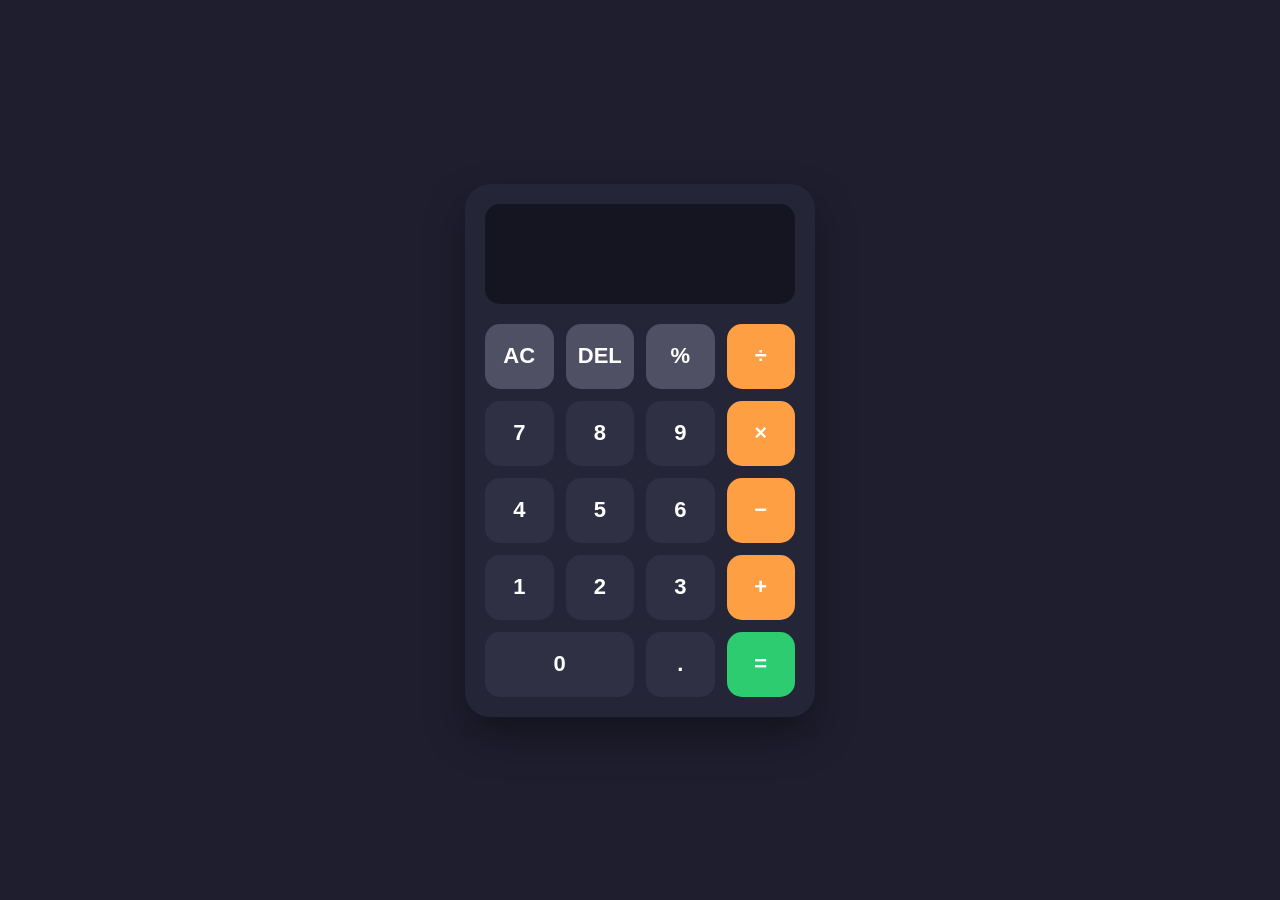
<file: Calculator/index.html>
<!doctype html>
<html lang="en">
  <head>
    <meta charset="UTF-8" />
    <meta name="viewport" content="width=device-width, initial-scale=1.0" />
    <title>Calculator</title>
    <link rel="stylesheet" href="style.css" />
  </head>

  <body>
    <div class="calculator">
      <!-- Display -->
      <div class="display">
        <input type="text" id="display" readonly value="" />
      </div>

      <!-- Buttons -->
      <div class="buttons">
        <button class="btn function" data-value="AC">AC</button>
        <button class="btn function" data-value="DEL">DEL</button>
        <button class="btn function" data-value="%">%</button>
        <button class="btn operator" data-value="/">÷</button>

        <button class="btn number" data-value="7">7</button>
        <button class="btn number" data-value="8">8</button>
        <button class="btn number" data-value="9">9</button>
        <button class="btn operator" data-value="*">×</button>

        <button class="btn number" data-value="4">4</button>
        <button class="btn number" data-value="5">5</button>
        <button class="btn number" data-value="6">6</button>
        <button class="btn operator" data-value="-">−</button>

        <button class="btn number" data-value="1">1</button>
        <button class="btn number" data-value="2">2</button>
        <button class="btn number" data-value="3">3</button>
        <button class="btn operator" data-value="+">+</button>

        <button class="btn number zero" data-value="0">0</button>
        <button class="btn number" data-value=".">.</button>
        <button class="btn equal" data-value="=">=</button>
      </div>
    </div>

    <script src="script.js"></script>
  </body>
</html>
</file>
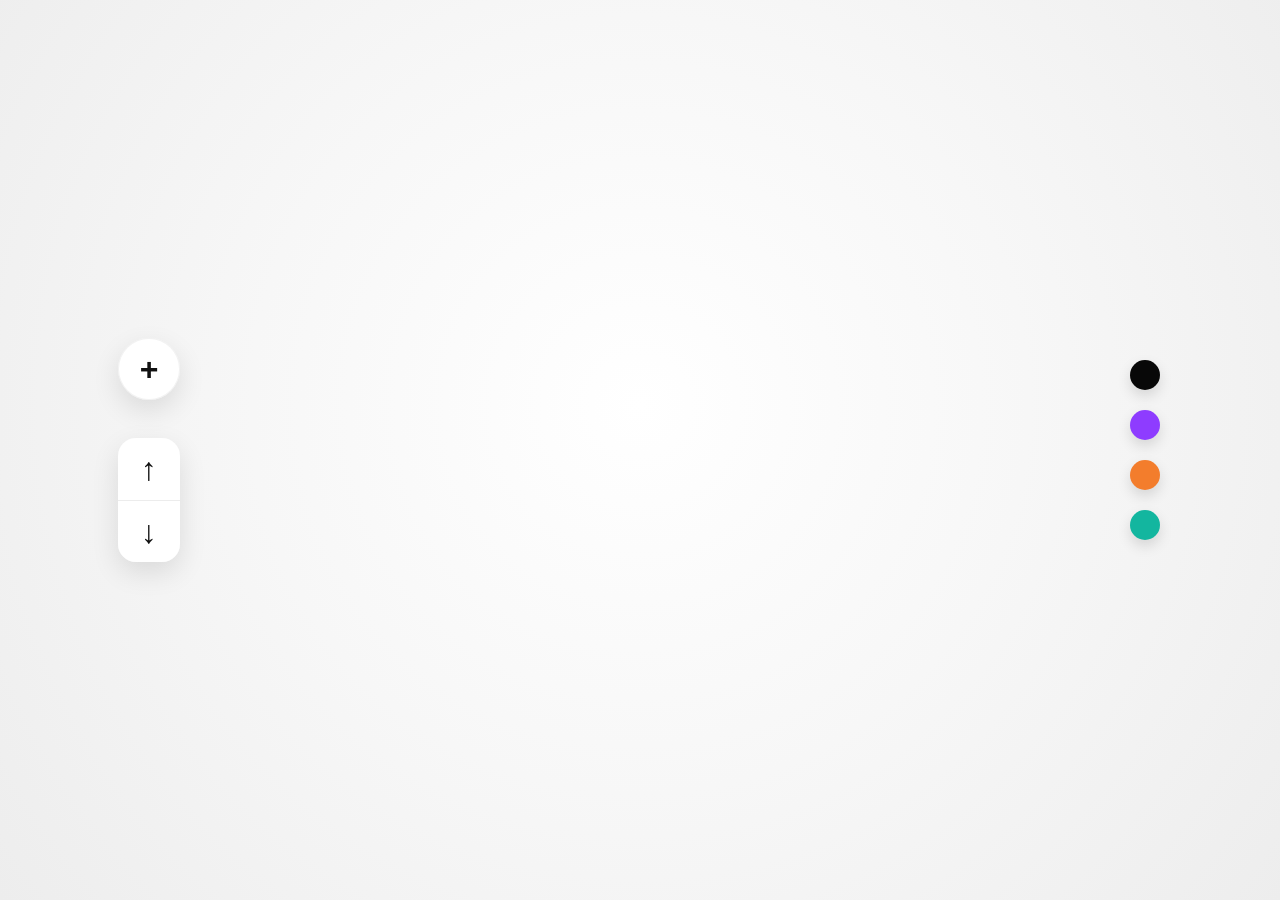
<file: Contact Card/index.html>
<!DOCTYPE html>
<html lang="en">

<head>
    <meta charset="UTF-8">
    <meta name="viewport" content="width=device-width, initial-scale=1.0">
    <title>Premium Profile Card Stack</title>
    <link rel="stylesheet" href="style.css">
</head>

<body>
    <main class="profile-system">

        <!-- LEFT CONTROLS -->
        <div class="left-controls">

            <!-- ADD PROFILE -->
            <div class="add-panel">
                <details>
                    <summary id="add-note" class="control-btn">+</summary>
                </details>
            </div>

            <!-- ONE VERTICAL ARROW BLOCK -->
            <div class="arrow-group">
                <button id="upKey" class="control-btn" aria-label="Previous card">↑</button>
                <button id="downKey" class="control-btn" aria-label="Next card">↓</button>
            </div>

        </div>


        <!-- CENTER: EXACTLY 3 VISIBLE CARDS -->
        <section class="card-stack">
        </section>


        <!-- RIGHT COLOR FILTERS -->
        <div class="color-controls">
            <button class="color-btn color-black" aria-label="Black category"></button>
            <button class="color-btn color-purple" aria-label="Purple category"></button>
            <button class="color-btn color-orange" aria-label="Orange category"></button>
            <button class="color-btn color-teal" aria-label="Teal category"></button>
        </div>

    </main>

    <div class="form-card">
        <div class="form-title">Add New Profile</div>

        <form class="form-grid">

            <div class="form-group">
                <label>Profile Image URL</label>
                <input type="text" placeholder="https://..." required>
            </div>

            <div class="form-group">
                <label>Name</label>
                <input type="text" placeholder="Enter full name" required>
            </div>

            <div class="form-group">
                <label>Hometown</label>
                <input type="text" placeholder="City / Country" required>
            </div>

            <div class="form-group">
                <label>Mobile Number</label>
                <input type="text" placeholder="+91..." required>
            </div>

            <div class="form-group">
                <label>Purpose</label>
                <input type="text" placeholder="eg. Quick Assignment" required>
            </div>

            <div class="btns">
                <button type="submit" class="submit-btn">
                    Add Profile
                </button>
                <button type="button" class="close-btn">
                    Close
                </button>
            </div>

        </form>
    </div>

    <script>
        // form part
        let addNotes = document.querySelector("#add-note");
        let profileContainer = document.querySelector(".form-card");
        let closeBtn = document.querySelector(".close-btn");

        // form validation
        let form = document.querySelector("form");
        let stack = document.querySelector(".card-stack")
        const profileImageUrl = document.querySelector('input[placeholder="https://..."]');
        const name = document.querySelector('input[placeholder="Enter full name"]');
        const homeTown = document.querySelector('input[placeholder="City / Country"]');
        const mobileNumber = document.querySelector('input[placeholder="+91..."]');
        const workPurpose = document.querySelector('input[placeholder="eg. Quick Assignment"]');
        const submitButton = document.querySelector('.submit-btn');
        let uId = 0

        // left controls
        let upButton = document.querySelector("#upKey");
        let downButton = document.querySelector("#downKey");

        let oldUsers = [];
        function saveToLocalStorage(obj) {
            // if object in localStorage is null
            if (localStorage.getItem("user") === null) {
                oldUsers.push(obj);
                localStorage.setItem("user", JSON.stringify(oldUsers))
            }
            else {
                let oldUsers = localStorage.getItem("user");
                oldUsers = JSON.parse(oldUsers);
                oldUsers.push(obj);
                localStorage.setItem("user", JSON.stringify(oldUsers));
            }
        }
        // form opening
        addNotes.addEventListener("click", function () {
            profileContainer.style.display = "initial";
        })

        // form submission
        form.addEventListener("submit", function (event) {
            const imageUrl = profileImageUrl.value.trim()
            const fullName = name.value.trim()
            const town = homeTown.value.trim()
            const purpose = workPurpose.value.trim()
            const contact = mobileNumber.value.trim()

            if (imageUrl === "") {
                alert("Profile Image URL is required.");
                return;
            }
            else if (fullName === "") {
                alert("Name is required.");
                return;
            }
            else if (town === "") {
                alert("Hometown is required.");
                return;
            }
            else if (contact === "") {
                alert("Mobile Number is required.");
                return;
            }
            else if (purpose === "") {
                alert("Provide the purpose.");
                return;
            }
            else {
                // All fields are valid. Continue adding the profile here.
            }

            saveToLocalStorage({
                imageUrl,
                fullName,
                town,
                contact,
                purpose
            });

            profileContainer.style.display = "none"
            form.reset();
        })

        // form closing
        closeBtn.addEventListener("click", function () {
            profileContainer.style.display = "none";
        })

        function createProfileCard(profile) {
            let allUsers = JSON.parse(localStorage.getItem("user"))
            allUsers.forEach(function (user) {
                /* 1. Create the main profile card */
                const profileCard = document.createElement("div");
                profileCard.classList.add("profile-card", "card");

                /* 2. Create the card header */
                const cardHeader = document.createElement("div");
                cardHeader.classList.add("card-header");

                /* 3. Create the profile image */
                const profileImage = document.createElement("img");
                profileImage.classList.add("profile-image");
                profileImage.src = `${user.imageUrl}`;
                profileImage.alt = `${user.fullName}`;

                /* 4. Create the profile details container */
                const profileDetails = document.createElement("div");

                /* Create the profile name */
                const profileName = document.createElement("div");
                profileName.classList.add("profile-name");
                profileName.textContent = `${user.fullName}`;

                /* Create the hometown below the name */
                const hometown = document.createElement("div");
                hometown.classList.add("hometown");
                hometown.textContent = `${user.town}`;

                /* 5. Append name and hometown to profile details */
                profileDetails.append(profileName, hometown);

                /* 6. Append image and profile details to header */
                cardHeader.append(profileImage, profileDetails);

                /* 7. Create the information rows */
                function createInfoRow(labelText, valueText) {
                    const infoRow = document.createElement("div");
                    infoRow.classList.add("info-row");

                    const infoLabel = document.createElement("span");
                    infoLabel.classList.add("info-label");
                    infoLabel.textContent = labelText;

                    const infoValue = document.createElement("span");
                    infoValue.classList.add("info-value");
                    infoValue.textContent = valueText;

                    infoRow.append(infoLabel, infoValue);

                    return infoRow;
                }

                /* Create individual rows */
                const homeTownRow = createInfoRow("Home town", `${user.town}`);
                const purposeRow = createInfoRow("Purpose", `${user.purpose}`);
                const mobileRow = createInfoRow("Mobile", `${user.contact}`);

                /* 8. Create the card footer */
                const cardFooter = document.createElement("div");
                cardFooter.classList.add("card-footer");

                /* Create Call button */
                const callBtn = document.createElement("button");
                callBtn.classList.add("action-btn", "call-btn");
                callBtn.textContent = "☎ Call";

                /* Create Message button */
                const messageBtn = document.createElement("button");
                messageBtn.classList.add("action-btn", "message-btn");
                messageBtn.textContent = "Message";

                /* Append buttons to footer */
                cardFooter.append(callBtn, messageBtn);

                /* 9. Assemble the complete card */
                profileCard.append(
                    cardHeader,
                    homeTownRow,
                    purposeRow,
                    mobileRow,
                    cardFooter
                );

                /* 10. Add the card to the page */
                document.querySelector(".card-stack").append(profileCard);

            });
        }
        createProfileCard(oldUsers)

        function updateStack(){
            let cards = document.querySelectorAll(".card");
            for(let i = 0; i<3; i++){
                item.style.zindex = 3 - index;
                item.style.transform = `translateY(${index * 10}px) scale(${1 - index * 0.02})`;
                item.style.opacity = `${1 - index * 0.02}`;
            }
        }

        upButton.addEventListener("click",function(){
            let lastChild = stack.lastElementChild;
            if(lastChild){
                stack.insertBefore(lastChild, stack.firstElementChild);
                // update
                updateStack();
            }
        })

        downButton.addEventListener("click",function(){
            const firstChild = stack.firstElementChild;
            if(firstChild){
                stack.appendChild(firstChild);
                // update
                updateStack();
            }
        })
    </script>
</body>

</html>
</file>
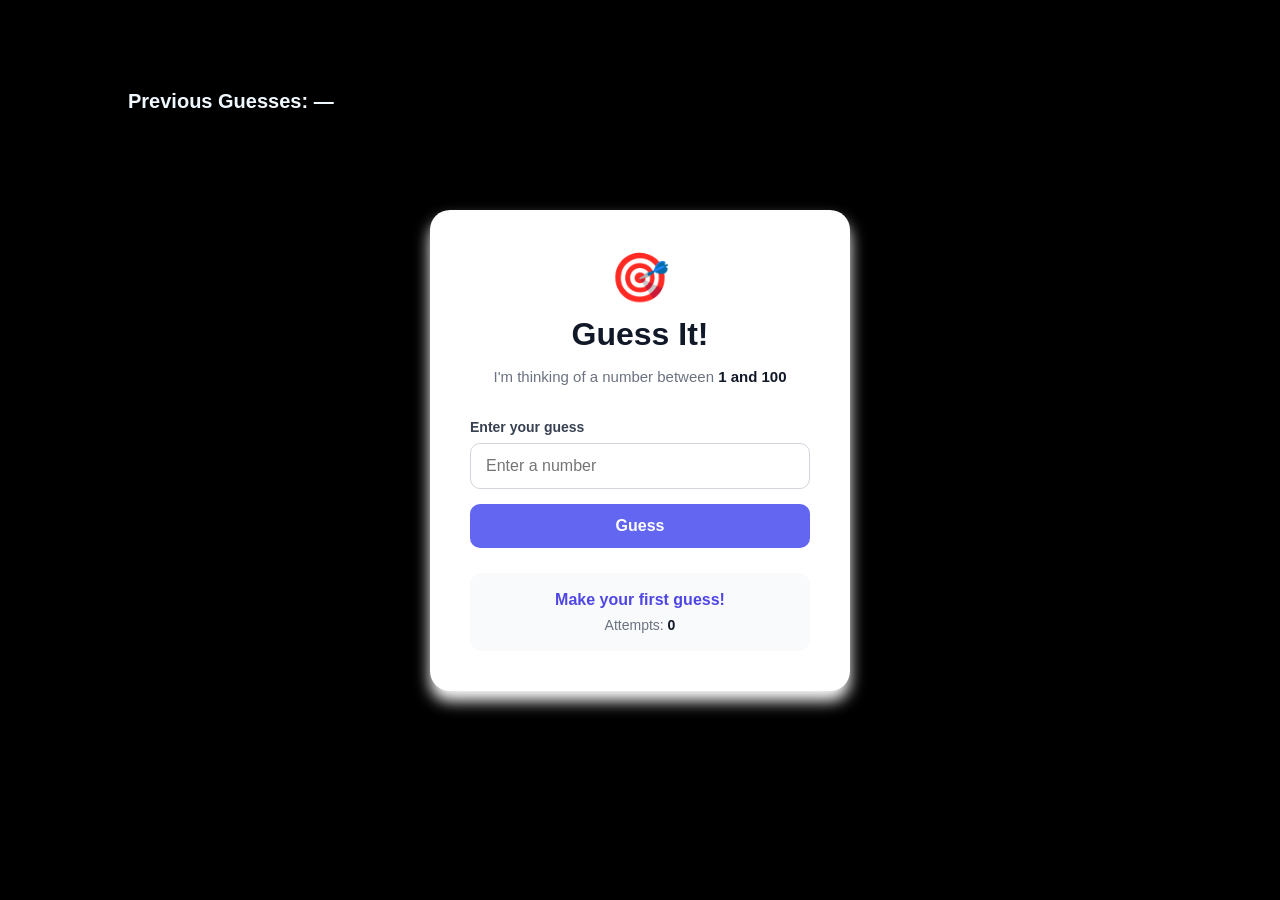
<file: Number Guessing Game/index.html>
<!doctype html>
<html lang="en">
  <head>
    <meta charset="UTF-8" />
    <meta name="viewport" content="width=device-width, initial-scale=1.0" />
    <title>Number Guessing Game</title>
    <link rel="stylesheet" href="style.css" />
  </head>
  <body>
    <div class="previous-guesses">
      <p>Previous Guesses: <span id="previousGuesses">—</span></p>
    </div>
    <main class="game-container">
      <div class="game-card">
        <!-- Header -->
        <div class="game-header">
          <div class="icon">🎯</div>
          <h1>Guess It!</h1>
          <p>
            I'm thinking of a number between
            <strong>1 and 100</strong>
          </p>
        </div>

        <!-- Game Area -->
        <div class="game-area">
          <label for="guessInput"> Enter your guess </label>
          <input
            type="number"
            id="guessInput"
            placeholder="Enter a number"
            min="1"
            max="100"
          />
          <button id="guessBtn" type="button">Guess</button>
        </div>

        <!-- Result -->
        <div class="result-area">
          <p id="message" class="message">Make your first guess!</p>
          <p class="attempts">
            Attempts:
            <span id="attemptCount">0</span>
          </p>
        </div>

        <!-- Restart -->
        <button id="restartBtn" class="restart-btn" type="button">
          Play Again
        </button>
      </div>
    </main>

    <script>
      let guessInp = document.querySelector("#guessInput");
      let guessbtn = document.querySelector("#guessBtn");
      let p = document.querySelector("#message");
      let attempts = document.querySelector("#attemptCount");
      let restart = document.querySelector("#restartBtn");

      let attemptCounter = 0;
      let secretNum;
      let gameState = true;
      let prevGuess = [];

      let previousGuesses = document.querySelector("#previousGuesses");

      function randomInt() {
        secretNum = Math.random() * 100;
        secretNum = Math.floor(secretNum);
        secretNum = secretNum + 1;

        console.log(secretNum);
      }

      randomInt();

      guessbtn.addEventListener("click", function () {
        if (gameState === false) {
          return;
        }

        if (guessInp.value === "") {
          p.textContent = "Enter a Value First!";
          p.style.color = "red";
          return;
        } else if (1 > Number(guessInp.value) || Number(guessInp.value) > 100) {
          p.textContent = "Enter a Value Between 1 to 100!";
          p.style.color = "red";
          return;
        } else if (prevGuess.includes(Number(guessInp.value))) {
          p.textContent = "This Number is already guessed!";
          p.style.color = "red";
          return;
        } else if (Number(guessInp.value) < secretNum) {
          p.textContent = "Too Low, Increase the Value!";
          p.style.color = "red";
        } else if (Number(guessInp.value) > secretNum) {
          p.textContent = "Too High, Decrease the Value!";
          p.style.color = "red";
        } else if (Number(guessInp.value) === secretNum) {
          p.textContent = "Correct, You Win!!!";
          p.style.color = "green";

          gameState = false;
          restart.style.display = "initial";
        }

        // Store the valid guess
        prevGuess.push(Number(guessInp.value));
        previousGuesses.textContent = `[${prevGuess}]`;

        // Count the attempt only while the game is still active
        if (gameState === true) {
          attemptCounter = attemptCounter + 1;
          attempts.textContent = `${attemptCounter}`;

          // Five incorrect attempts = Game Over
          if (attemptCounter === 5) {
            p.textContent = `Game Over! The number was ${secretNum}.`;
            p.style.color = "red";

            restart.style.display = "initial";
            gameState = false;
          }
        }

        // Winning guess should also count as an attempt
        else {
          attemptCounter = attemptCounter + 1;
          attempts.textContent = `${attemptCounter}`;
        }
      });

      restart.addEventListener("click", function () {
        randomInt();

        gameState = true;

        attemptCounter = 0;
        attempts.textContent = `${attemptCounter}`;

        guessInp.value = "";

        p.textContent = "Guess a Number!";
        p.style.color = "purple";

        restart.style.display = "none";

        prevGuess = [];
        previousGuesses.textContent = `[]`;
      });
    </script>
  </body>
</html>
</file>
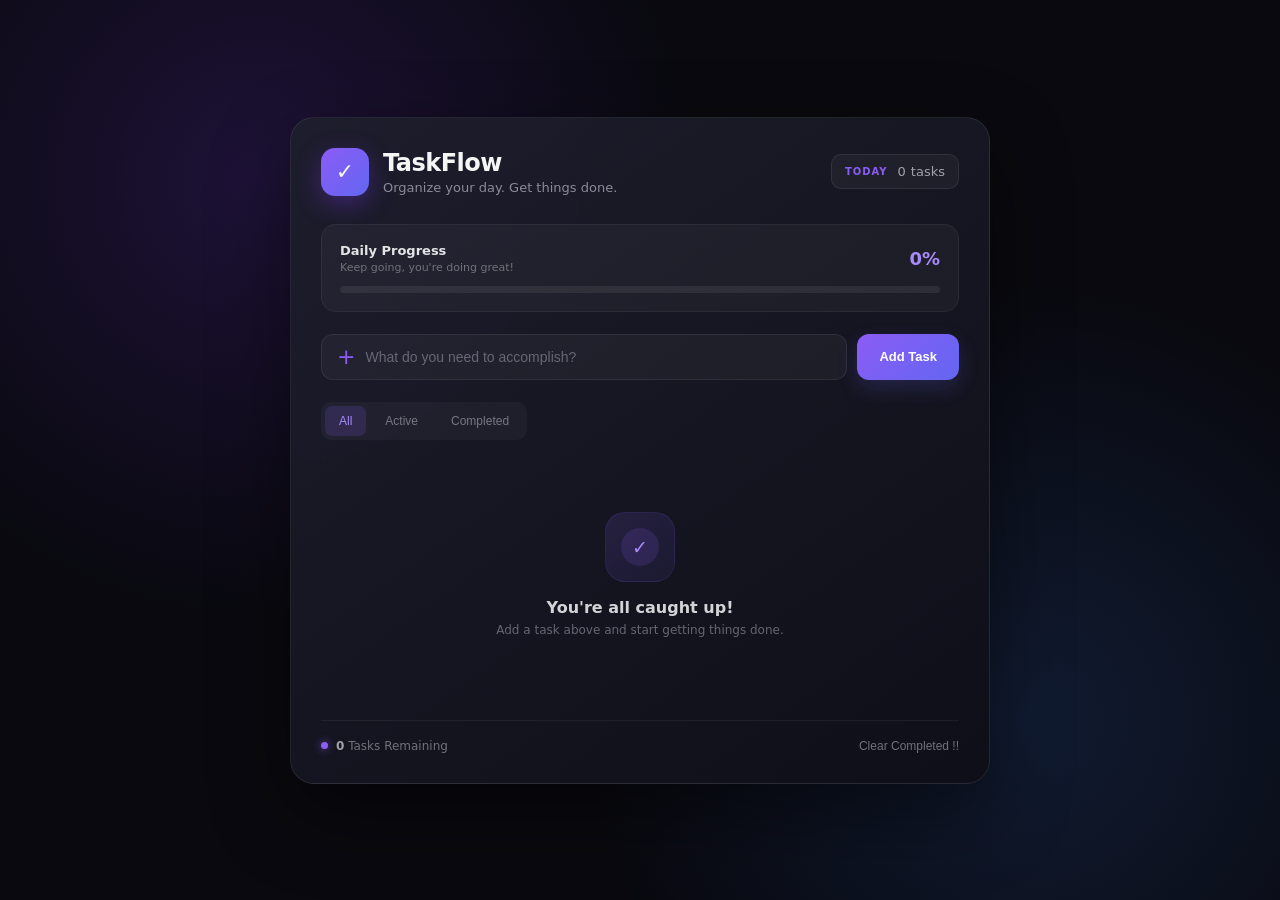
<file: To-Do List/index.html>
<!doctype html>
<html lang="en">
  <head>
    <meta charset="UTF-8" />
    <meta name="viewport" content="width=device-width, initial-scale=1.0" />

    <title>TaskFlow — To-Do List</title>

    <link rel="stylesheet" href="style.css" />
  </head>

  <body>
    <main class="app">
      <!-- Top Header -->
      <header class="app-header">
        <div class="brand">
          <div class="brand-icon">✓</div>

          <div>
            <h1>TaskFlow</h1>
            <p>Organize your day. Get things done.</p>
          </div>
        </div>

        <div class="date-box">
          <span class="date-label">TODAY</span>
          <span id="taskCount">0</span>
          <span class="date-text">tasks</span>
        </div>
      </header>

      <!-- Progress Card -->
      <section class="progress-card">
        <div class="progress-info">
          <div>
            <span class="progress-title">Daily Progress</span>
            <span class="progress-subtitle">
              Keep going, you're doing great!
            </span>
          </div>

          <strong id="progressPercent">0%</strong>
        </div>

        <div class="progress-bar">
          <div id="progressFill"></div>
        </div>
      </section>

      <!-- Add Task -->
      <section class="add-task">
        <div class="input-wrapper">
          <span class="plus-icon">+</span>

          <input
            type="text"
            id="taskInput"
            placeholder="What do you need to accomplish?"
            autocomplete="off"
          />
        </div>

        <button id="addTaskBtn">Add Task</button>
      </section>

      <!-- Filters -->
      <nav class="filters">
        <button class="filter active" data-filter="all">All</button>
        <button class="filter" data-filter="active">Active</button>
        <button class="filter" data-filter="completed">Completed</button>
      </nav>

      <!-- Tasks -->
      <section class="task-section">
        <ul id="taskList">
          <!-- JavaScript will create tasks here -->
        </ul>

        <!-- Empty State -->
        <div id="emptyState" class="empty-state">
          <div class="empty-illustration">
            <div class="empty-check">✓</div>
          </div>

          <h2>You're all caught up!</h2>

          <p>Add a task above and start getting things done.</p>
        </div>
      </section>

      <!-- Bottom Footer -->
      <footer class="app-footer">
        <div class="remaining">
          <span class="status-dot"></span>

          <span>
            <strong id="remainingCount">0</strong>
            Tasks Remaining
          </span>
        </div>

        <button id="clearCompleted">Clear Completed !!</button>
      </footer>
    </main>

    <script src="script.js"></script>
  </body>
</html>
</file>
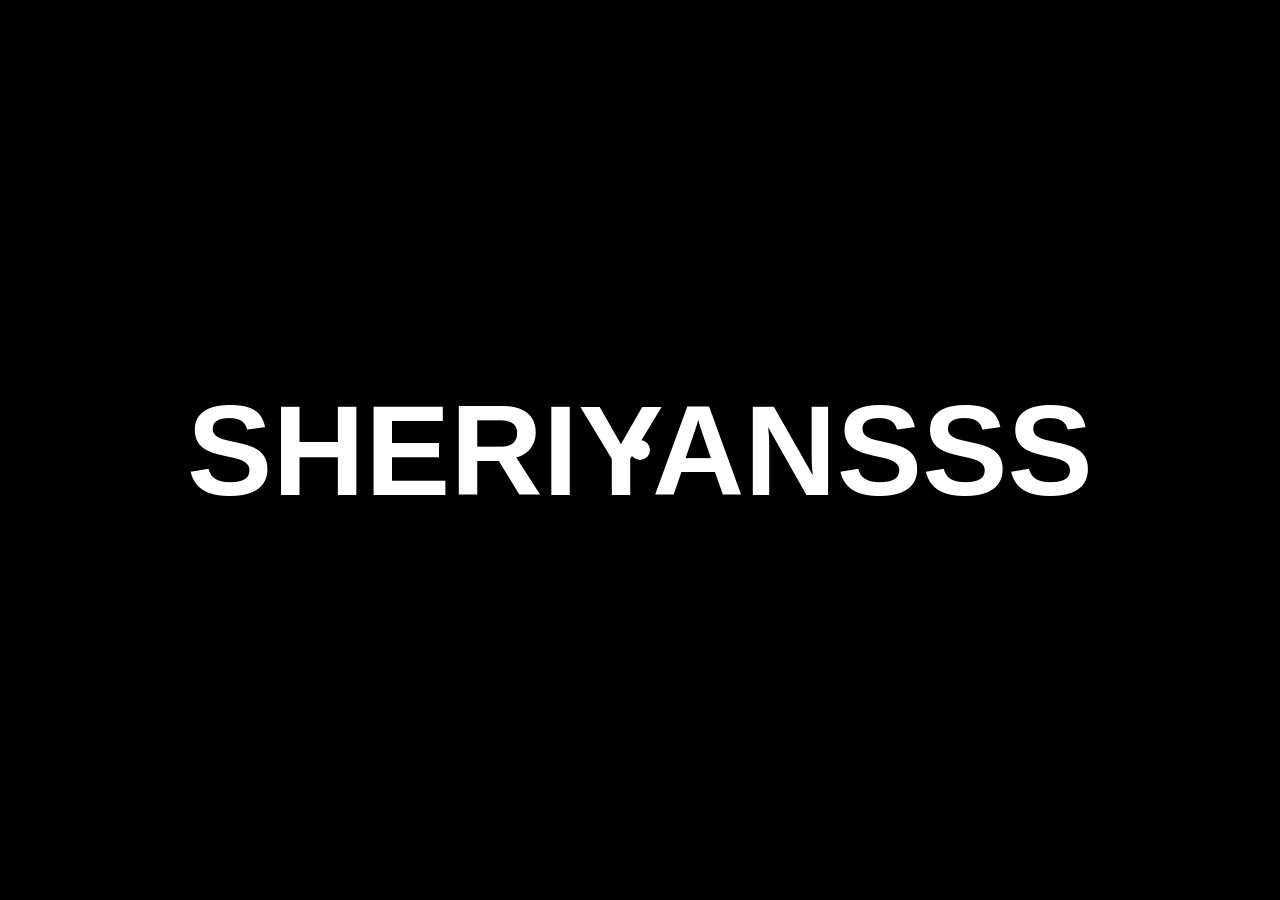
<file: Mouse functions/customCursor.html>
<!DOCTYPE html>
<html lang="en">
<head>
    <meta charset="UTF-8">
    <meta name="viewport" content="width=device-width, initial-scale=1.0">
    <title>Cursor</title>
    <style>
        *{
            margin: 0;
            padding: 0;
            box-sizing: border-box;
            font-family: 'Gill Sans', 'Gill Sans MT', Calibri, 'Trebuchet MS', sans-serif;
            color: white;
        }
        html, body{
            height: 100%;
            width: 100%;
        }
        #main{
            height: 100%;
            width: 100%;
            background-color: black;
            display: flex;
            align-items: center;
            justify-content: center;
            cursor: none;
        }
        .cursor{
            height: 20px;
            width: 20px;
            border-radius: 50%;
            background-color: white;
            position: absolute;
        }
        h1{
            font-size: 10vw;
            font-weight: 900; 
        }
    </style>
</head>
<body>
    <div id="main">
        <div class="cursor">
        </div>
        <h1>SHERIYANSSS</h1>
    </div>

    <script>
        let cursor = document.querySelector(".cursor");
        let main = document.getElementById("main");
        main.addEventListener("mousemove", (e)=>{
            cursor.style.left = e.pageX + "px";
            cursor.style.top = e.pageY + "px";
        })
    </script>
</body>
</html>
</file>
<file: Calculator/style.css>
* {
    margin: 0;
    padding: 0;
    box-sizing: border-box;
}

body {
    min-height: 100vh;
    display: flex;
    justify-content: center;
    align-items: center;

    font-family: Arial, Helvetica, sans-serif;

    background: #1e1e2f;
}

/* Calculator */

.calculator {
    width: 350px;
    padding: 20px;

    background: #252538;

    border-radius: 25px;

    box-shadow:
        0 20px 40px rgba(0, 0, 0, 0.35);
}


/* Display */

.display {
    width: 100%;
    height: 100px;

    margin-bottom: 20px;

    padding: 15px;

    background: #151522;

    border-radius: 15px;

    display: flex;
    align-items: center;
}

.display input {
    width: 100%;
    height: 100%;

    border: none;
    outline: none;

    background: transparent;

    color: white;

    text-align: right;

    font-size: 42px;
    font-weight: 500;
}


/* Buttons Grid */

.buttons {
    display: grid;

    grid-template-columns: repeat(4, 1fr);

    gap: 12px;
}


/* All Buttons */

.btn {
    height: 65px;

    border: none;
    outline: none;

    border-radius: 15px;

    font-size: 22px;
    font-weight: 600;

    cursor: pointer;

    transition: 0.15s ease;

    background: #34344a;
    color: white;
}

.btn:hover {
    background: #41415a;
}
.btn:active {
    transform: scale(0.94);
}


/* Number Buttons */
.number {
    background: #303044;
}
.number:hover {
    background: #3c3c53;
}


/* Function Buttons */
.function {
    background: #505064;
}
.function:hover {
    background: #606074;
}


/* Operator Buttons */
.operator {
    background: #ff9f43;
    color: white;
}
.operator:hover {
    background: #ffad5c;
}


/* Equal Button */

.equal {
    background: #2ecc71;
    color: white;
}
.equal:hover {
    background: #3ddc82;
}
/* Zero Button */
.zero {
    grid-column: span 2;
}
</file>
<file: Contact Card/style.css>
* {
    margin: 0;
    padding: 0;
    box-sizing: border-box;
}

:root {
    --font: "Gill Sans", "Gill Sans MT", Calibri, sans-serif;
}

body {
    min-height: 100vh;
    display: flex;
    align-items: center;
    justify-content: center;
    background:
        radial-gradient(circle at 50% 45%, #fff 0%, #f7f7f7 48%, #ededed 100%);
    color: #111;
    font-family: var(--font);
    font-weight: 700;
}

/* =========================
   MAIN UI
========================= */

.profile-system {
    position: relative;
    width: min(1100px, 94vw);
    height: min(760px, 90vh);
    min-height: 620px;
    display: flex;
    align-items: center;
    justify-content: center;
}

/* =========================
   LEFT CONTROLS
========================= */

.left-controls {
    position: absolute;
    left: 28px;
    top: 50%;
    transform: translateY(-50%);
    display: flex;
    flex-direction: column;
    align-items: center;
    gap: 38px;
    z-index: 40;
}

.control-btn {
    width: 62px;
    height: 62px;
    border: 0;
    border-radius: 50%;
    background: rgba(255,255,255,.97);
    color: #111;
    display: flex;
    align-items: center;
    justify-content: center;
    font-family: var(--font);
    font-weight: 700;
    font-size: 32px;
    line-height: 1;
    cursor: pointer;
    box-shadow:
        0 10px 28px rgba(0,0,0,.11),
        inset 0 0 0 1px rgba(0,0,0,.05);
    transition: transform .2s ease, box-shadow .2s ease;
}

.control-btn:hover {
    transform: scale(1.06);
    box-shadow:
        0 14px 32px rgba(0,0,0,.15),
        inset 0 0 0 1px rgba(0,0,0,.05);
}

/* ADD CONTROL */

.add-panel {
    position: relative;
}

.add-panel summary {
    list-style: none;
    cursor: pointer;
}

.add-panel summary::-webkit-details-marker {
    display: none;
}

/* =========================
   LARGE ADD FORM OVERLAY
========================= */

.form-card {
    display: none;
    position: fixed;
    top: 50%;
    left: 50%;
    width: min(850px, 82vw);
    max-height: 95vh;
    transform: translate(-50%, -50%);
    padding: 48px 54px;
    border-radius: 28px;
    background: rgba(255,255,255,.985);
    box-shadow:
        0 35px 100px rgba(0,0,0,.20),
        0 3px 12px rgba(0,0,0,.06);
    z-index: 200;
}

.form-title {
    font-size: 34px;
    margin-bottom: 34px;
    letter-spacing: -.5px;
}

.form-grid {
    display: grid;
    grid-template-columns: 1fr;
    gap: 15px 28px;
}

.form-group {
    display: flex;
    flex-direction: column;
    gap: 9px;
}

.form-group label {
    font-size: 17px;
}

.form-group input,
.form-group textarea {
    width: 100%;
    min-height: 52px;
    padding: 0 16px;
    border: 1px solid #dedede;
    border-radius: 13px;
    outline: none;
    background: #fafafa;
    color: #111;
    font-family: var(--font);
    font-weight: 700;
    font-size: 16px;
}

.form-group textarea {
    padding-top: 14px;
    resize: vertical;
}

.form-group input:focus,
.form-group textarea:focus {
    background: #fff;
    border-color: #999;
}

.form-full {
    grid-column: 1 / -1;
}

.btns{
    display: flex;
    justify-content: center;
    gap: 10px;
}

.submit-btn {
    width: 100%;
    min-height: 55px;
    margin-top: 8px;
    border: 0;
    border-radius: 13px;
    background: #111;
    color: #fff;
    font-family: var(--font);
    font-weight: 700;
    font-size: 17px;
    cursor: pointer;
}

.close-btn {
    width: 100%;
    min-height: 55px;
    margin-top: 8px;
    border: 0;
    border-radius: 13px;
    background: #111;
    color: #fff;
    font-family: var(--font);
    font-weight: 700;
    font-size: 17px;
    cursor: pointer;
}
/* =========================
   ARROW NAVIGATION BLOCK
========================= */

.arrow-group {
    display: flex;
    flex-direction: column;
    overflow: hidden;
    border-radius: 18px;
    background: #fff;
    box-shadow:
        0 10px 28px rgba(0,0,0,.11),
        inset 0 0 0 1px rgba(0,0,0,.05);
}

.arrow-group .control-btn {
    border-radius: 0;
    box-shadow: none;
}

.arrow-group .control-btn:hover {
    transform: none;
    background: #f7f7f7;
}

.arrow-group .control-btn + .control-btn {
    border-top: 1px solid #ececec;
}

/* =========================
   CARD STACK
========================= */

.card-stack {
    position: relative;
    width: 540px;
    height: 420px;
    display: flex;
    align-items: center;
    justify-content: center;
}

.profile-card {
    position: absolute;
    width: 500px;
    min-height: 340px;
    padding: 36px;
    border-radius: 24px;
    background: rgba(255,255,255,.98);
    box-shadow:
        0 28px 65px rgba(0,0,0,.11),
        0 5px 14px rgba(0,0,0,.04);
}

/* Only these 3 are visually visible.
   Additional cards can use .hidden-card. */

.card:nth-child(3){
    transform: translateY(52px) scale(.90);
    opacity: .7;
    z-index: 1;
}

.card:nth-child(2){
    transform: translateY(27px) scale(.95);
    opacity: .8;
    z-index: 2;
}

.card:nth-child(1){
    transform: translateY(0) scale(1);
    z-index: 3;
}

/* =========================
   CARD CONTENT
========================= */

.card-header {
    display: flex;
    align-items: center;
    gap: 20px;
    margin-bottom: 32px;
}

.profile-image {
    width: 76px;
    height: 76px;
    border-radius: 50%;
    object-fit: cover;
    background: #ddd;
}

.profile-name {
    font-size: 28px;
    line-height: 1.1;
}

.hometown {
    margin-top: 8px;
    font-size: 16px;
    color: #858585;
}

.info-row {
    display: grid;
    grid-template-columns: 1fr auto;
    align-items: center;
    margin-bottom: 18px;
    font-size: 18px;
}

.info-label {
    color: #858585;
}

.info-value {
    color: #444;
}

.card-footer {
    display: flex;
    gap: 13px;
    margin-top: 27px;
}

.action-btn {
    min-height: 45px;
    padding: 0 23px;
    border: 0;
    border-radius: 24px;
    font-family: var(--font);
    font-weight: 700;
    font-size: 15px;
    cursor: pointer;
}

.call-btn {
    background: #111;
    color: #fff;
}

.message-btn {
    background: #ededed;
    color: #333;
}

/* =========================
   RIGHT COLOR CONTROLS
========================= */

.color-controls {
    position: absolute;
    right: 30px;
    top: 50%;
    transform: translateY(-50%);
    display: flex;
    flex-direction: column;
    gap: 20px;
    z-index: 40;
}

.color-btn {
    width: 30px;
    height: 30px;
    border: 0;
    border-radius: 50%;
    cursor: pointer;
    box-shadow: 0 6px 14px rgba(0,0,0,.13);
    transition: transform .2s ease;
}

.color-btn:hover {
    transform: scale(1.16);
}

.color-black { background: #080808; }
.color-purple { background: #8e3cff; }
.color-orange { background: #f37d2c; }
.color-teal { background: #13b69f; }

/* =========================
   RESPONSIVE
========================= */

@media (max-width: 850px) {
    .profile-system {
        width: 100%;
        height: 650px;
    }

    .card-stack {
        width: 430px;
    }

    .profile-card {
        width: 400px;
    }

    .left-controls {
        left: 15px;
    }

    .color-controls {
        right: 15px;
    }

    .form-card {
        width: 82vw;
        padding: 35px;
    }
}

@media (max-width: 650px) {
    .profile-system {
        min-height: 560px;
    }

    .card-stack {
        width: 340px;
        height: 370px;
    }

    .profile-card {
        width: 315px;
        min-height: 300px;
        padding: 25px;
    }

    .profile-image {
        width: 60px;
        height: 60px;
    }

    .profile-name {
        font-size: 22px;
    }

    .info-row {
        font-size: 14px;
    }

    .control-btn {
        width: 50px;
        height: 50px;
        font-size: 25px;
    }

    .left-controls {
        left: 7px;
        gap: 25px;
    }

    .color-controls {
        right: 7px;
    }

    .color-btn {
        width: 24px;
        height: 24px;
    }

    .form-card {
        width: 90vw;
        max-height: 88vh;
        padding: 28px 22px;
    }

    .form-title {
        font-size: 27px;
    }

    .form-grid {
        grid-template-columns: 1fr;
    }

    .form-full,
    .submit-btn {
        grid-column: auto;
    }
}
</file>
<file: Number Guessing Game/style.css>
* {
  margin: 0;
  padding: 0;
  box-sizing: border-box;
}

body {
  min-height: 100vh;

  display: flex;
  align-items: center;
  justify-content: center;

  font-family: Arial, Helvetica, sans-serif;

  background: black;
  color: #1f2937;
}

/* Main Container */

.game-container {
  width: 100%;
  min-height: 100vh;

  display: flex;
  align-items: center;
  justify-content: center;

  padding: 20px;
}

/* Card */

.game-card {
  width: 420px;

  padding: 40px;

  background: white;

  border-radius: 20px;

  box-shadow: 0 10px 15px rgba(255, 255, 255);

  text-align: center;
}

/* Header */

.game-header .icon {
  font-size: 48px;

  margin-bottom: 10px;
}

.game-header h1 {
  font-size: 32px;

  margin-bottom: 12px;

  color: #111827;
}

.game-header p {
  font-size: 15px;

  line-height: 1.6;

  color: #6b7280;
}

.game-header strong {
  color: #111827;
}

/* Game Area */

.game-area {
  margin-top: 30px;

  text-align: left;
}

.game-area label {
  display: block;

  margin-bottom: 8px;

  font-size: 14px;

  font-weight: 600;

  color: #374151;
}

.game-area input {
  width: 100%;

  padding: 13px 15px;

  border: 1px solid #d1d5db;

  border-radius: 10px;

  outline: none;

  font-size: 16px;

  transition: 0.2s;
}

.game-area input:focus {
  border-color: #6366f1;

  box-shadow: 0 0 0 3px rgba(99, 102, 241, 0.12);
}

/* Guess Button */

#guessBtn {
  width: 100%;

  margin-top: 15px;

  padding: 13px;

  border: none;

  border-radius: 10px;

  background: #6366f1;

  color: white;

  font-size: 16px;

  font-weight: 600;

  cursor: pointer;

  transition: 0.2s;
}

#guessBtn:hover {
  background: #4f46e5;
}

#guessBtn:active {
  transform: scale(0.98);
}

/* Result */

.result-area {
  margin-top: 25px;

  padding: 18px;

  border-radius: 12px;

  background: #f9fafb;
}

.message {
  font-size: 16px;

  font-weight: 600;

  color: #4f46e5;
}

.attempts {
  margin-top: 8px;

  font-size: 14px;

  color: #6b7280;
}

#attemptCount {
  font-weight: 700;

  color: #111827;
}

/* Restart Button */

.restart-btn {
  width: 100%;

  margin-top: 20px;

  padding: 12px;

  border: 1px solid #d1d5db;

  border-radius: 10px;

  background: white;

  color: #374151;

  font-size: 15px;

  font-weight: 600;

  cursor: pointer;

  transition: 0.2s;
}

.restart-btn:hover {
  background: #f3f4f6;
}

/* Hide restart initially */

#restartBtn {
  display: none;
}

.previous-guesses{
  position: absolute;
  top: 10%;
  left:10%;
  color: aliceblue;
  font-weight: bold;
  font-size: 20px;
  margin-bottom: 10px;
}
</file>
<file: To-Do List/style.css>
* {
  margin: 0;
  padding: 0;
  box-sizing: border-box;
}

body {
  min-height: 100vh;

  display: flex;
  justify-content: center;
  align-items: center;

  padding: 40px 20px;

  font-family:
    Inter,
    system-ui,
    -apple-system,
    BlinkMacSystemFont,
    "Segoe UI",
    sans-serif;

  background:
    radial-gradient(
      circle at 20% 20%,
      rgba(124, 58, 237, 0.18),
      transparent 35%
    ),
    radial-gradient(
      circle at 80% 80%,
      rgba(59, 130, 246, 0.15),
      transparent 35%
    ),
    #09090f;

  color: #f5f5f5;
}

/* =========================
   MAIN APP
========================= */

.app {
  width: 700px;
  max-width: 100%;

  padding: 30px;

  border: 1px solid rgba(255, 255, 255, 0.08);

  border-radius: 24px;

  background: linear-gradient(
    145deg,
    rgba(30, 30, 45, 0.96),
    rgba(15, 15, 25, 0.98)
  );

  box-shadow: 0 30px 80px rgba(0, 0, 0, 0.45);

  backdrop-filter: blur(20px);
}

/* =========================
   HEADER
========================= */

.app-header {
  display: flex;
  justify-content: space-between;
  align-items: center;

  margin-bottom: 28px;
}

.brand {
  display: flex;
  align-items: center;

  gap: 14px;
}

.brand-icon {
  width: 48px;
  height: 48px;

  display: flex;
  justify-content: center;
  align-items: center;

  border-radius: 14px;

  background: linear-gradient(135deg, #8b5cf6, #6366f1);

  box-shadow: 0 8px 25px rgba(124, 58, 237, 0.35);

  font-size: 22px;
  font-weight: bold;
}

.brand h1 {
  font-size: 24px;

  letter-spacing: -0.5px;
}

.brand p {
  margin-top: 3px;

  color: #8b8b9a;

  font-size: 13px;
}

.date-box {
  display: flex;
  align-items: center;

  gap: 5px;

  padding: 9px 13px;

  border: 1px solid rgba(255, 255, 255, 0.08);

  border-radius: 10px;

  background: rgba(255, 255, 255, 0.04);

  color: #a1a1aa;

  font-size: 13px;
}

.date-label {
  margin-right: 5px;

  color: #8b5cf6;

  font-size: 10px;
  font-weight: 700;

  letter-spacing: 1px;
}

/* =========================
   PROGRESS
========================= */

.progress-card {
  margin-bottom: 22px;

  padding: 18px;

  border: 1px solid rgba(255, 255, 255, 0.06);

  border-radius: 15px;

  background: rgba(255, 255, 255, 0.035);
}

.progress-info {
  display: flex;
  justify-content: space-between;
  align-items: center;

  margin-bottom: 12px;
}

.progress-title {
  display: block;

  font-size: 13px;
  font-weight: 600;

  color: #e4e4e7;
}

.progress-subtitle {
  display: block;

  margin-top: 3px;

  color: #71717a;

  font-size: 11px;
}

.progress-info strong {
  color: #a78bfa;

  font-size: 18px;
}

.progress-bar {
  width: 100%;
  height: 7px;

  overflow: hidden;

  border-radius: 10px;

  background: rgba(255, 255, 255, 0.07);
}

#progressFill {
  width: 0%;
  height: 100%;

  border-radius: inherit;

  background: linear-gradient(90deg, #8b5cf6, #6366f1);

  transition: width 0.3s ease;
}

/* =========================
   ADD TASK
========================= */

.add-task {
  display: flex;

  gap: 10px;

  margin-bottom: 22px;
}

.input-wrapper {
  flex: 1;

  display: flex;
  align-items: center;

  gap: 10px;

  padding: 0 15px;

  border: 1px solid rgba(255, 255, 255, 0.08);

  border-radius: 12px;

  background: rgba(255, 255, 255, 0.04);

  transition: border 0.2s ease;
}

.input-wrapper:focus-within {
  border-color: rgba(139, 92, 246, 0.7);

  box-shadow: 0 0 0 3px rgba(139, 92, 246, 0.08);
}

.plus-icon {
  color: #8b5cf6;

  font-size: 22px;
}

#taskInput {
  width: 100%;

  padding: 14px 0;

  border: none;
  outline: none;

  background: transparent;

  color: #f4f4f5;

  font-size: 14px;
}

#taskInput::placeholder {
  color: #666675;
}

#addTaskBtn {
  padding: 0 22px;

  border: none;

  border-radius: 12px;

  background: linear-gradient(135deg, #8b5cf6, #6366f1);

  color: white;

  font-size: 13px;
  font-weight: 600;

  cursor: pointer;

  box-shadow: 0 8px 20px rgba(99, 102, 241, 0.2);

  transition:
    transform 0.2s ease,
    box-shadow 0.2s ease;
}

#addTaskBtn:hover {
  transform: translateY(-1px);

  box-shadow: 0 10px 25px rgba(99, 102, 241, 0.35);
}

/* =========================
   FILTERS
========================= */

.filters {
  display: flex;

  gap: 5px;

  margin-bottom: 15px;

  padding: 4px;

  width: fit-content;

  border-radius: 10px;

  background: rgba(255, 255, 255, 0.035);
}

.filter {
  padding: 8px 14px;

  border: none;

  border-radius: 7px;

  background: transparent;

  color: #777784;

  font-size: 12px;

  cursor: pointer;

  transition: 0.2s ease;
}

.filter:hover {
  color: #d4d4d8;
}

.filter.active {
  background: rgba(139, 92, 246, 0.16);

  color: #a78bfa;
}

/* =========================
   TASK SECTION
========================= */

.task-section {
  min-height: 250px;
}

#taskList {
  list-style: none;

  display: flex;
  flex-direction: column;

  gap: 9px;
}

/* =========================
   TASK ITEM
========================= */

.task-item {
    display: flex;
    align-items: center;
    justify-content: space-between;
    width: 100%;

  gap: 13px;

  padding: 14px 15px;

  border: 1px solid rgba(255, 255, 255, 0.06);

  border-radius: 12px;

  background: rgba(255, 255, 255, 0.035);

  transition: transform 0.2s ease, background 0.2s ease;
  
  overflow-x:hidden;
}


.task-item:hover {
  transform: translateX(2px);

  background: rgba(255, 255, 255, 0.055);
}

.task-checkbox {
  width: 18px;
  height: 18px;

  accent-color: #8b5cf6;

  cursor: pointer;
}

.task-text {
  flex: 1;
  margin-left: 5px;
  color: #dedee3;

  font-size: 14px;
}

.task-item.completed .task-text {
  color: #666672;

  text-decoration: line-through;
}

.delete-task {
  width: 30px;
  height: 30px;

  display: flex;
  justify-content: center;
  align-items: center;

  border: none;

  border-radius: 8px;

  background: transparent;

  color: #666672;

  font-size: 16px;

  cursor: pointer;

  transition: 0.2s ease;
}

.delete-task:hover {
  background: rgba(239, 68, 68, 0.1);

  color: #ef4444;
}

/* =========================
   EMPTY STATE
========================= */

.empty-state {
  min-height: 240px;
  width: 100%;
  max-width: 100%;
  padding: 20px;
  box-sizing: border-box;

  display: flex;
  flex-direction: column;
  justify-content: center;
  align-items: center;
  text-align: center;
  overflow: hidden;
}

.empty-illustration {
  width: 70px;
  height: 70px;

  display: flex;
  justify-content: center;
  align-items: center;

  margin-bottom: 16px;

  border-radius: 20px;

  background: linear-gradient(
    135deg,
    rgba(139, 92, 246, 0.15),
    rgba(99, 102, 241, 0.08)
  );
  align-self: center;
  margin-left: auto;
  margin-right: auto;
  border: 1px solid rgba(139, 92, 246, 0.12);
}

.empty-check {
  width: 38px;
  height: 38px;

  display: flex;
  justify-content: center;
  align-items: center;

  border-radius: 50%;

  background: rgba(139, 92, 246, 0.15);

  color: #a78bfa;

  font-size: 19px;
}

.empty-state h2 {
  margin-bottom: 6px;

  color: #d4d4d8;

  font-size: 16px;
}

.empty-state p {
  color: #666672;

  font-size: 12px;
}

/* =========================
   FOOTER
========================= */

.app-footer {
  display: flex;
  justify-content: space-between;
  align-items: center;

  margin-top: 15px;
  padding-top: 18px;

  border-top: 1px solid rgba(255, 255, 255, 0.06);

  color: #71717a;

  font-size: 12px;
}

.remaining {
  display: flex;
  align-items: center;

  gap: 8px;
}

.status-dot {
  width: 7px;
  height: 7px;

  border-radius: 50%;

  background: #8b5cf6;

  box-shadow: 0 0 8px rgba(139, 92, 246, 0.7);
}

.remaining strong {
  color: #a1a1aa;
}

#clearCompleted {
  border: none;

  background: transparent;

  color: #71717a;

  font-size: 12px;

  cursor: pointer;
}

#clearCompleted:hover {
  color: #ef4444;
}
</file>
